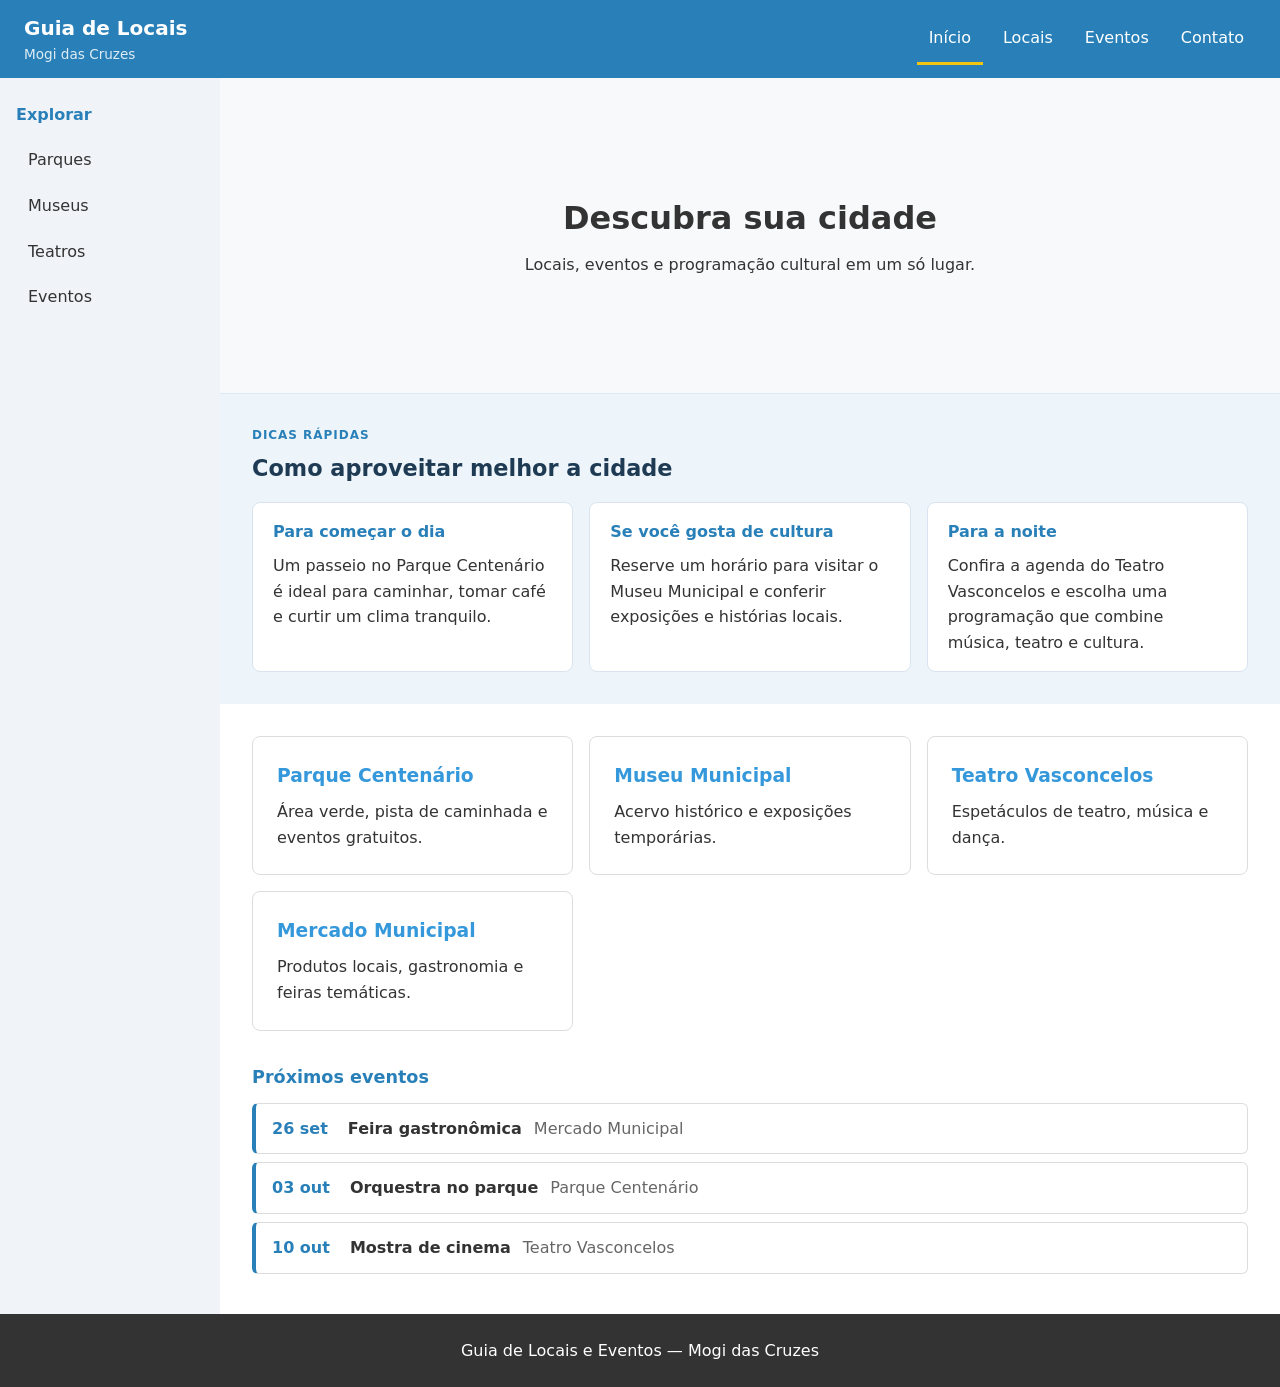
<file: index.html>
<!DOCTYPE html>
<html lang="pt-BR">
<head>
  <meta charset="UTF-8">
  <meta name="viewport" content="width=device-width, initial-scale=1.0">
  <title>Guia de Locais e Eventos — Início</title>
  <link rel="stylesheet" href="style.css">
</head>
<body>
  <header class="cabecalho">
    <div class="identidade">
      <p class="logo">Guia de Locais</p>
      <p class="titulo">Mogi das Cruzes</p>
    </div>
    <nav aria-label="Menu principal">
      <ul class="menu-lista">
        <li><a href="index.html" aria-current="page" class="ativo">Início</a></li>
        <li><a href="#locais">Locais</a></li>
        <li><a href="#agenda">Eventos</a></li>
        <li><a href="#contato">Contato</a></li>
      </ul>
    </nav>
  </header>

  <aside class="lateral">
    <nav aria-label="Categorias de locais">
      <h2 class="lateral-titulo">Explorar</h2>
      <ul class="lateral-lista">
        <li><a href="#locais">Parques</a></li>
        <li><a href="#locais">Museus</a></li>
        <li><a href="#locais">Teatros</a></li>
        <li><a href="#agenda">Eventos</a></li>
      </ul>
    </nav>
  </aside>

  <main>
    <section class="hero">
      <div>
        <h2>Descubra sua cidade</h2>
        <p>Locais, eventos e programação cultural em um só lugar.</p>
      </div>
    </section>

    <section class="dicas" aria-label="Dicas do guia">
      <div class="dicas-cabecalho">
        <p class="eyebrow">Dicas rápidas</p>
        <h3>Como aproveitar melhor a cidade</h3>
      </div>
      <div class="dicas-grid">
        <article class="dica-item">
          <h4>Para começar o dia</h4>
          <p>Um passeio no Parque Centenário é ideal para caminhar, tomar café e curtir um clima tranquilo.</p>
        </article>
        <article class="dica-item">
          <h4>Se você gosta de cultura</h4>
          <p>Reserve um horário para visitar o Museu Municipal e conferir exposições e histórias locais.</p>
        </article>
        <article class="dica-item">
          <h4>Para a noite</h4>
          <p>Confira a agenda do Teatro Vasconcelos e escolha uma programação que combine música, teatro e cultura.</p>
        </article>
      </div>
    </section>

    <section class="cards" id="locais">
      <article class="card">
        <h3>Parque Centenário</h3>
        <p>Área verde, pista de caminhada e eventos gratuitos.</p>
      </article>
      <article class="card">
        <h3>Museu Municipal</h3>
        <p>Acervo histórico e exposições temporárias.</p>
      </article>
      <article class="card">
        <h3>Teatro Vasconcelos</h3>
        <p>Espetáculos de teatro, música e dança.</p>
      </article>
      <article class="card">
        <h3>Mercado Municipal</h3>
        <p>Produtos locais, gastronomia e feiras temáticas.</p>
      </article>
    </section>

    <section class="agenda" id="agenda">
      <h3 class="agenda-titulo">Próximos eventos</h3>
      <ul class="agenda-lista">
        <li class="agenda-item">
          <time datetime="2026-09-26">26 set</time>
          <strong>Feira gastronômica</strong>
          <span>Mercado Municipal</span>
        </li>
        <li class="agenda-item">
          <time datetime="2026-10-03">03 out</time>
          <strong>Orquestra no parque</strong>
          <span>Parque Centenário</span>
        </li>
        <li class="agenda-item">
          <time datetime="2026-10-10">10 out</time>
          <strong>Mostra de cinema</strong>
          <span>Teatro Vasconcelos</span>
        </li>
      </ul>
    </section>
  </main>

  <footer class="rodape" id="contato">
    <p>Guia de Locais e Eventos — Mogi das Cruzes</p>
  </footer>
</body>
</html>
</file>
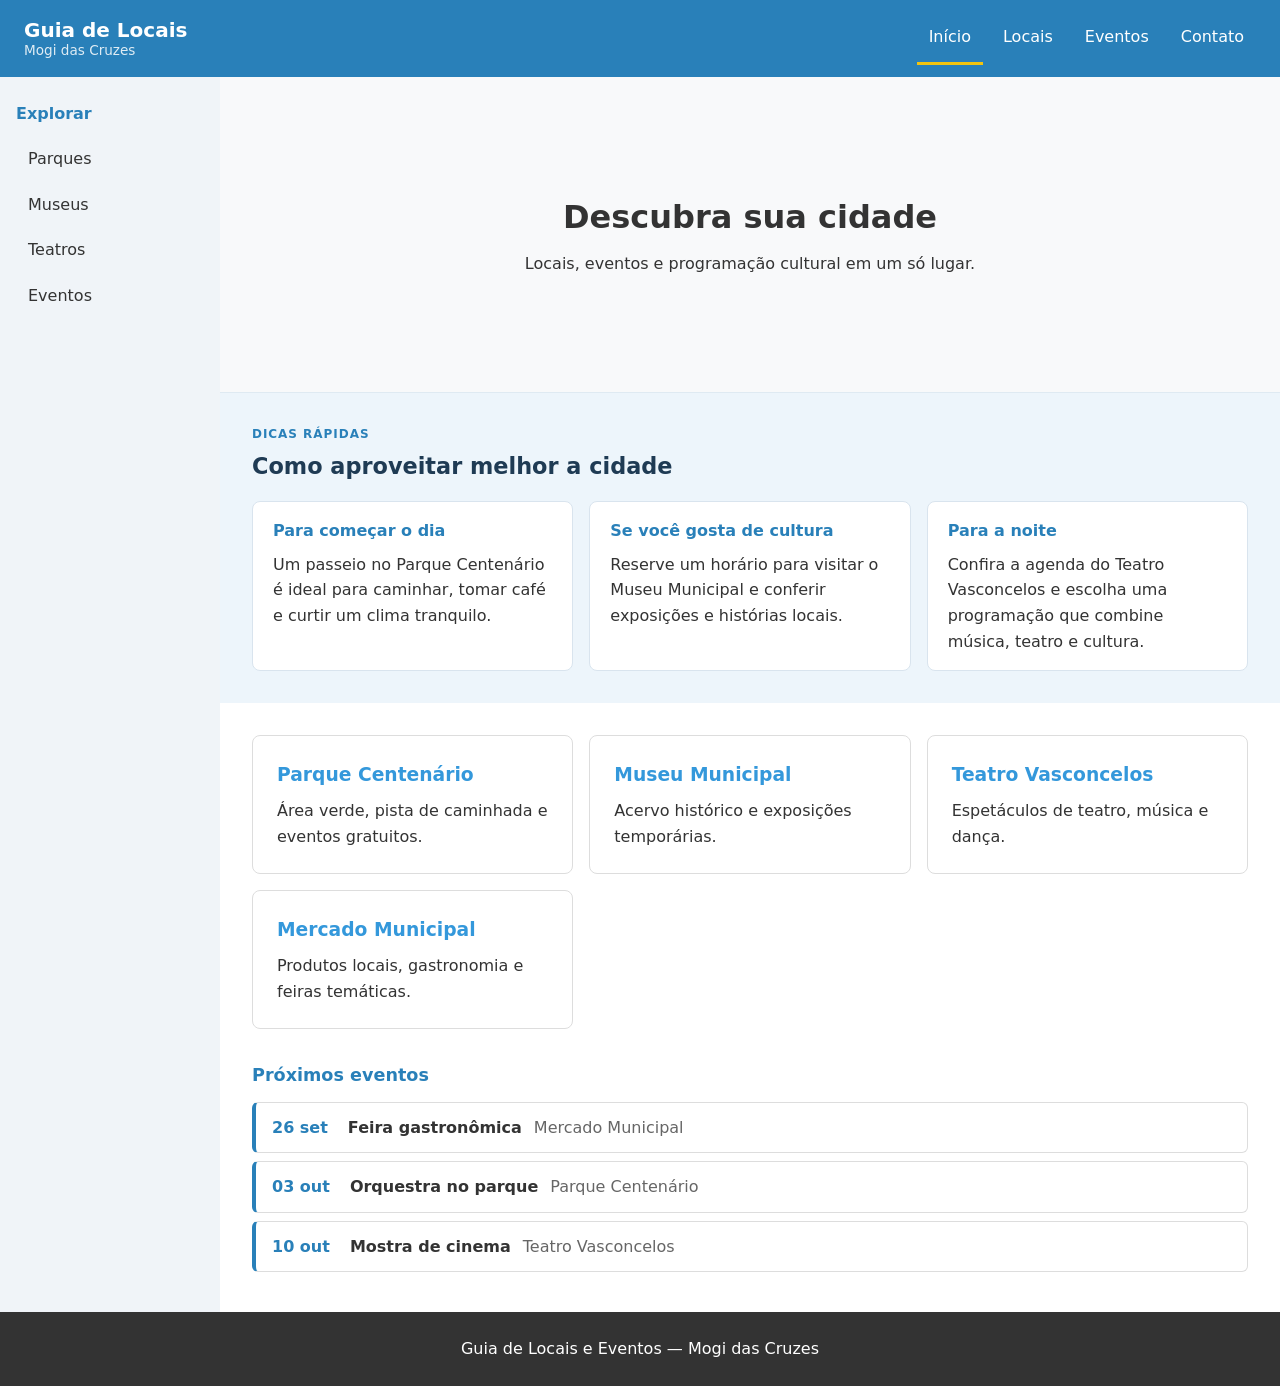
<file: exercicio-7-2-pacote/exercicio-7-2/index.html>
<!DOCTYPE html>
<html lang="pt-BR">
<head>
  <meta charset="UTF-8">
  <meta name="viewport" content="width=device-width, initial-scale=1.0">
  <title>Guia de Locais e Eventos — Início</title>
  <link rel="stylesheet" href="style.css">
</head>
<body>
  <header class="cabecalho">
    <div class="identidade">
      <p class="logo">Guia de Locais</p>
      <p class="titulo">Mogi das Cruzes</p>
    </div>

    <nav class="menu" aria-label="Menu principal">
      <ul class="menu-lista">
        <li><a href="index.html" aria-current="page" class="ativo">Início</a></li>
        <li><a href="#locais">Locais</a></li>
        <li><a href="#agenda">Eventos</a></li>
        <li><a href="#contato">Contato</a></li>
      </ul>
    </nav>
  </header>

  <aside class="lateral">
    <nav aria-label="Categorias de locais">
      <h2 class="lateral-titulo">Explorar</h2>
      <ul class="lateral-lista">
        <li><a href="#locais">Parques</a></li>
        <li><a href="#locais">Museus</a></li>
        <li><a href="#locais">Teatros</a></li>
        <li><a href="#agenda">Eventos</a></li>
      </ul>
    </nav>
  </aside>

  <main>
    <section class="hero">
      <div>
        <h2>Descubra sua cidade</h2>
        <p>Locais, eventos e programação cultural em um só lugar.</p>
      </div>
    </section>

    <section class="dicas" aria-label="Dicas do guia">
      <div class="dicas-cabecalho">
        <p class="eyebrow">Dicas rápidas</p>
        <h3>Como aproveitar melhor a cidade</h3>
      </div>
      <div class="dicas-grid">
        <article class="dica-item">
          <h4>Para começar o dia</h4>
          <p>Um passeio no Parque Centenário é ideal para caminhar, tomar café e curtir um clima tranquilo.</p>
        </article>
        <article class="dica-item">
          <h4>Se você gosta de cultura</h4>
          <p>Reserve um horário para visitar o Museu Municipal e conferir exposições e histórias locais.</p>
        </article>
        <article class="dica-item">
          <h4>Para a noite</h4>
          <p>Confira a agenda do Teatro Vasconcelos e escolha uma programação que combine música, teatro e cultura.</p>
        </article>
      </div>
    </section>

    <section class="cards" id="locais">
      <article class="card">
        <h3>Parque Centenário</h3>
        <p>Área verde, pista de caminhada e eventos gratuitos.</p>
      </article>
      <article class="card">
        <h3>Museu Municipal</h3>
        <p>Acervo histórico e exposições temporárias.</p>
      </article>
      <article class="card">
        <h3>Teatro Vasconcelos</h3>
        <p>Espetáculos de teatro, música e dança.</p>
      </article>
      <article class="card">
        <h3>Mercado Municipal</h3>
        <p>Produtos locais, gastronomia e feiras temáticas.</p>
      </article>
    </section>

    <section class="agenda" id="agenda">
      <h3 class="agenda-titulo">Próximos eventos</h3>
      <ul class="agenda-lista">
        <li class="agenda-item">
          <time datetime="2026-09-26">26 set</time>
          <strong>Feira gastronômica</strong>
          <span>Mercado Municipal</span>
        </li>
        <li class="agenda-item">
          <time datetime="2026-10-03">03 out</time>
          <strong>Orquestra no parque</strong>
          <span>Parque Centenário</span>
        </li>
        <li class="agenda-item">
          <time datetime="2026-10-10">10 out</time>
          <strong>Mostra de cinema</strong>
          <span>Teatro Vasconcelos</span>
        </li>
      </ul>
    </section>
  </main>

  <footer class="rodape" id="contato">
    <p>Guia de Locais e Eventos — Mogi das Cruzes</p>
  </footer>
</body>
</html>
</file>
<file: style.css>
* {
  box-sizing: border-box;
  margin: 0;
  padding: 0;
}

body {
  font-family: system-ui, sans-serif;
  color: #333;
  line-height: 1.6;
  display: grid;
  grid-template-areas:
    "topo topo"
    "lado conteudo"
    "rodape rodape";
  grid-template-columns: 220px 1fr;
  grid-template-rows: auto 1fr auto;
  min-height: 100vh;
}

a {
  color: inherit;
}

.cabecalho {
  grid-area: topo;
  display: flex;
  justify-content: space-between;
  align-items: center;
  flex-wrap: wrap;
  gap: 0.5rem 1.5rem;
  background: #2980b9;
  color: #fff;
  padding: 0.75rem 1.5rem;
}

.logo {
  font-size: 1.25rem;
  font-weight: 700;
}

.titulo {
  font-size: 0.85rem;
  opacity: 0.85;
}

.menu-lista {
  display: flex;
  flex-wrap: wrap;
  gap: 0.5rem;
  list-style: none;
}

.menu-lista a {
  display: block;
  padding: 0.75rem;
  color: #fff;
  text-decoration: none;
  border-radius: 6px;
  font-weight: 500;
}

.menu-lista a:hover {
  background: rgba(255, 255, 255, 0.15);
}

.menu-lista a:focus {
  outline: 2px solid #f1c40f;
  outline-offset: 2px;
}

.menu-lista .ativo {
  border-bottom: 3px solid #f1c40f;
  border-radius: 0;
}

.lateral {
  grid-area: lado;
  background: #f0f4f8;
  padding: 1.5rem 1rem;
}

.lateral-titulo {
  margin-bottom: 0.75rem;
  font-size: 1rem;
  font-weight: 600;
  color: #2980b9;
}

.lateral-lista {
  display: flex;
  flex-direction: column;
  gap: 0.25rem;
  list-style: none;
}

.lateral-lista a {
  display: block;
  padding: 0.5rem 0.75rem;
  border-radius: 6px;
  text-decoration: none;
}

.lateral-lista a:hover {
  background: #dde7f0;
}

main {
  grid-area: conteudo;
}

.hero {
  display: flex;
  align-items: center;
  justify-content: center;
  min-height: 35vh;
  padding: 1rem;
  background: #f8f9fa;
  text-align: center;
}

.hero h2 {
  margin-bottom: 0.5rem;
  font-size: 2rem;
}

.dicas {
  padding: 2rem;
  background: #edf5fb;
  border-top: 1px solid #dfeaf2;
}

.dicas-cabecalho {
  margin-bottom: 1rem;
}

.eyebrow {
  margin-bottom: 0.35rem;
  color: #2980b9;
  font-size: 0.75rem;
  font-weight: 700;
  letter-spacing: 0.08em;
  text-transform: uppercase;
}

.dicas h3 {
  color: #1f3b54;
  font-size: 1.4rem;
}

.dicas-grid {
  display: grid;
  grid-template-columns: repeat(auto-fit, minmax(220px, 1fr));
  gap: 1rem;
}

.dica-item {
  padding: 1rem 1.25rem;
  background: #fff;
  border: 1px solid #d9e4ee;
  border-radius: 8px;
}

.dica-item h4 {
  margin-bottom: 0.5rem;
  color: #2980b9;
}

.cards {
  display: grid;
  grid-template-columns: repeat(auto-fit, minmax(240px, 1fr));
  gap: 1rem;
  padding: 2rem;
}

.card {
  padding: 1.5rem;
  background: #fff;
  border: 1px solid #ddd;
  border-radius: 8px;
}

.card h3 {
  margin-bottom: 0.5rem;
  color: #3498db;
}

.agenda {
  padding: 0 2rem 2rem;
}

.agenda-titulo {
  margin-bottom: 0.75rem;
  color: #2980b9;
  font-size: 1.1rem;
}

.agenda-lista {
  list-style: none;
}

.agenda-item {
  display: flex;
  align-items: center;
  flex-wrap: wrap;
  gap: 0.75rem;
  padding: 0.75rem 1rem;
  margin-bottom: 0.5rem;
  background: #fff;
  border: 1px solid #ddd;
  border-left: 4px solid #2980b9;
  border-radius: 6px;
}

.agenda-item time {
  margin-right: 0.5rem;
  color: #2980b9;
  font-weight: 700;
}

.agenda-item span {
  color: #666;
}

.rodape {
  grid-area: rodape;
  padding: 1.5rem;
  background: #333;
  color: #fff;
  text-align: center;
}

@media (max-width: 640px) {
  body {
    grid-template-columns: 1fr;
    grid-template-areas:
      "topo"
      "conteudo"
      "lado"
      "rodape";
  }

  .cabecalho {
    align-items: flex-start;
  }

  .menu-lista {
    width: 100%;
  }
}
</file>
<file: exercicio-7-2-pacote/exercicio-7-2/style.css>
* {
  box-sizing: border-box;
  margin: 0;
  padding: 0;
}

body {
  font-family: system-ui, sans-serif;
  color: #333;
  line-height: 1.6;
  display: grid;
  grid-template-areas:
    "topo topo"
    "lado conteudo"
    "rodape rodape";
  grid-template-columns: 220px 1fr;
  grid-template-rows: auto 1fr auto;
  min-height: 100vh;
}

a {
  color: inherit;
}

.cabecalho {
  grid-area: topo;
  display: flex;
  justify-content: space-between;
  align-items: center;
  flex-wrap: wrap;
  gap: 1rem 1.5rem;
  background: #2980b9;
  color: #fff;
  padding: 0.75rem 1.5rem;
}

.identidade {
  display: flex;
  flex-direction: column;
  justify-content: center;
  line-height: 1.2;
}

.logo {
  font-size: 1.25rem;
  font-weight: 700;
}

.titulo {
  font-size: 0.85rem;
  opacity: 0.85;
}

.menu {
  display: flex;
  align-items: center;
}

.menu-lista {
  display: flex;
  flex-wrap: wrap;
  gap: 0.5rem;
  list-style: none;
}

.menu-lista a {
  display: block;
  padding: 0.75rem;
  color: #fff;
  text-decoration: none;
  border-radius: 6px;
  font-weight: 500;
}

.menu-lista a:hover {
  background: rgba(255, 255, 255, 0.15);
}

.menu-lista a:focus {
  outline: 2px solid #f1c40f;
  outline-offset: 2px;
}

.menu-lista .ativo {
  border-bottom: 3px solid #f1c40f;
  border-radius: 0;
}

.lateral {
  grid-area: lado;
  background: #f0f4f8;
  padding: 1.5rem 1rem;
}

.lateral-titulo {
  margin-bottom: 0.75rem;
  font-size: 1rem;
  font-weight: 600;
  color: #2980b9;
}

.lateral-lista {
  display: flex;
  flex-direction: column;
  gap: 0.25rem;
  list-style: none;
}

.lateral-lista a {
  display: block;
  padding: 0.5rem 0.75rem;
  border-radius: 6px;
  text-decoration: none;
}

.lateral-lista a:hover {
  background: #dde7f0;
}

main {
  grid-area: conteudo;
}

.hero {
  display: flex;
  align-items: center;
  justify-content: center;
  min-height: 35vh;
  padding: 1rem;
  background: #f8f9fa;
  text-align: center;
}

.hero h2 {
  margin-bottom: 0.5rem;
  font-size: 2rem;
}

.dicas {
  padding: 2rem;
  background: #edf5fb;
  border-top: 1px solid #dfeaf2;
}

.dicas-cabecalho {
  margin-bottom: 1rem;
}

.eyebrow {
  margin-bottom: 0.35rem;
  color: #2980b9;
  font-size: 0.75rem;
  font-weight: 700;
  letter-spacing: 0.08em;
  text-transform: uppercase;
}

.dicas h3 {
  color: #1f3b54;
  font-size: 1.4rem;
}

.dicas-grid {
  display: grid;
  grid-template-columns: repeat(auto-fit, minmax(220px, 1fr));
  gap: 1rem;
}

.dica-item {
  padding: 1rem 1.25rem;
  background: #fff;
  border: 1px solid #d9e4ee;
  border-radius: 8px;
}

.dica-item h4 {
  margin-bottom: 0.5rem;
  color: #2980b9;
}

.cards {
  display: grid;
  grid-template-columns: repeat(auto-fit, minmax(240px, 1fr));
  gap: 1rem;
  padding: 2rem;
}

.card {
  padding: 1.5rem;
  background: #fff;
  border: 1px solid #ddd;
  border-radius: 8px;
}

.card h3 {
  margin-bottom: 0.5rem;
  color: #3498db;
}

.agenda {
  padding: 0 2rem 2rem;
}

.agenda-titulo {
  margin-bottom: 0.75rem;
  color: #2980b9;
  font-size: 1.1rem;
}

.agenda-lista {
  list-style: none;
}

.agenda-item {
  display: flex;
  align-items: center;
  flex-wrap: wrap;
  gap: 0.75rem;
  padding: 0.75rem 1rem;
  margin-bottom: 0.5rem;
  background: #fff;
  border: 1px solid #ddd;
  border-left: 4px solid #2980b9;
  border-radius: 6px;
}

.agenda-item time {
  margin-right: 0.5rem;
  color: #2980b9;
  font-weight: 700;
}

.agenda-item span {
  color: #666;
}

.rodape {
  grid-area: rodape;
  padding: 1.5rem;
  background: #333;
  color: #fff;
  text-align: center;
}

@media (max-width: 640px) {
  body {
    grid-template-columns: 1fr;
    grid-template-areas:
      "topo"
      "conteudo"
      "lado"
      "rodape";
  }

  .cabecalho {
    align-items: flex-start;
  }

  .menu-lista {
    width: 100%;
  }
}
</file>
